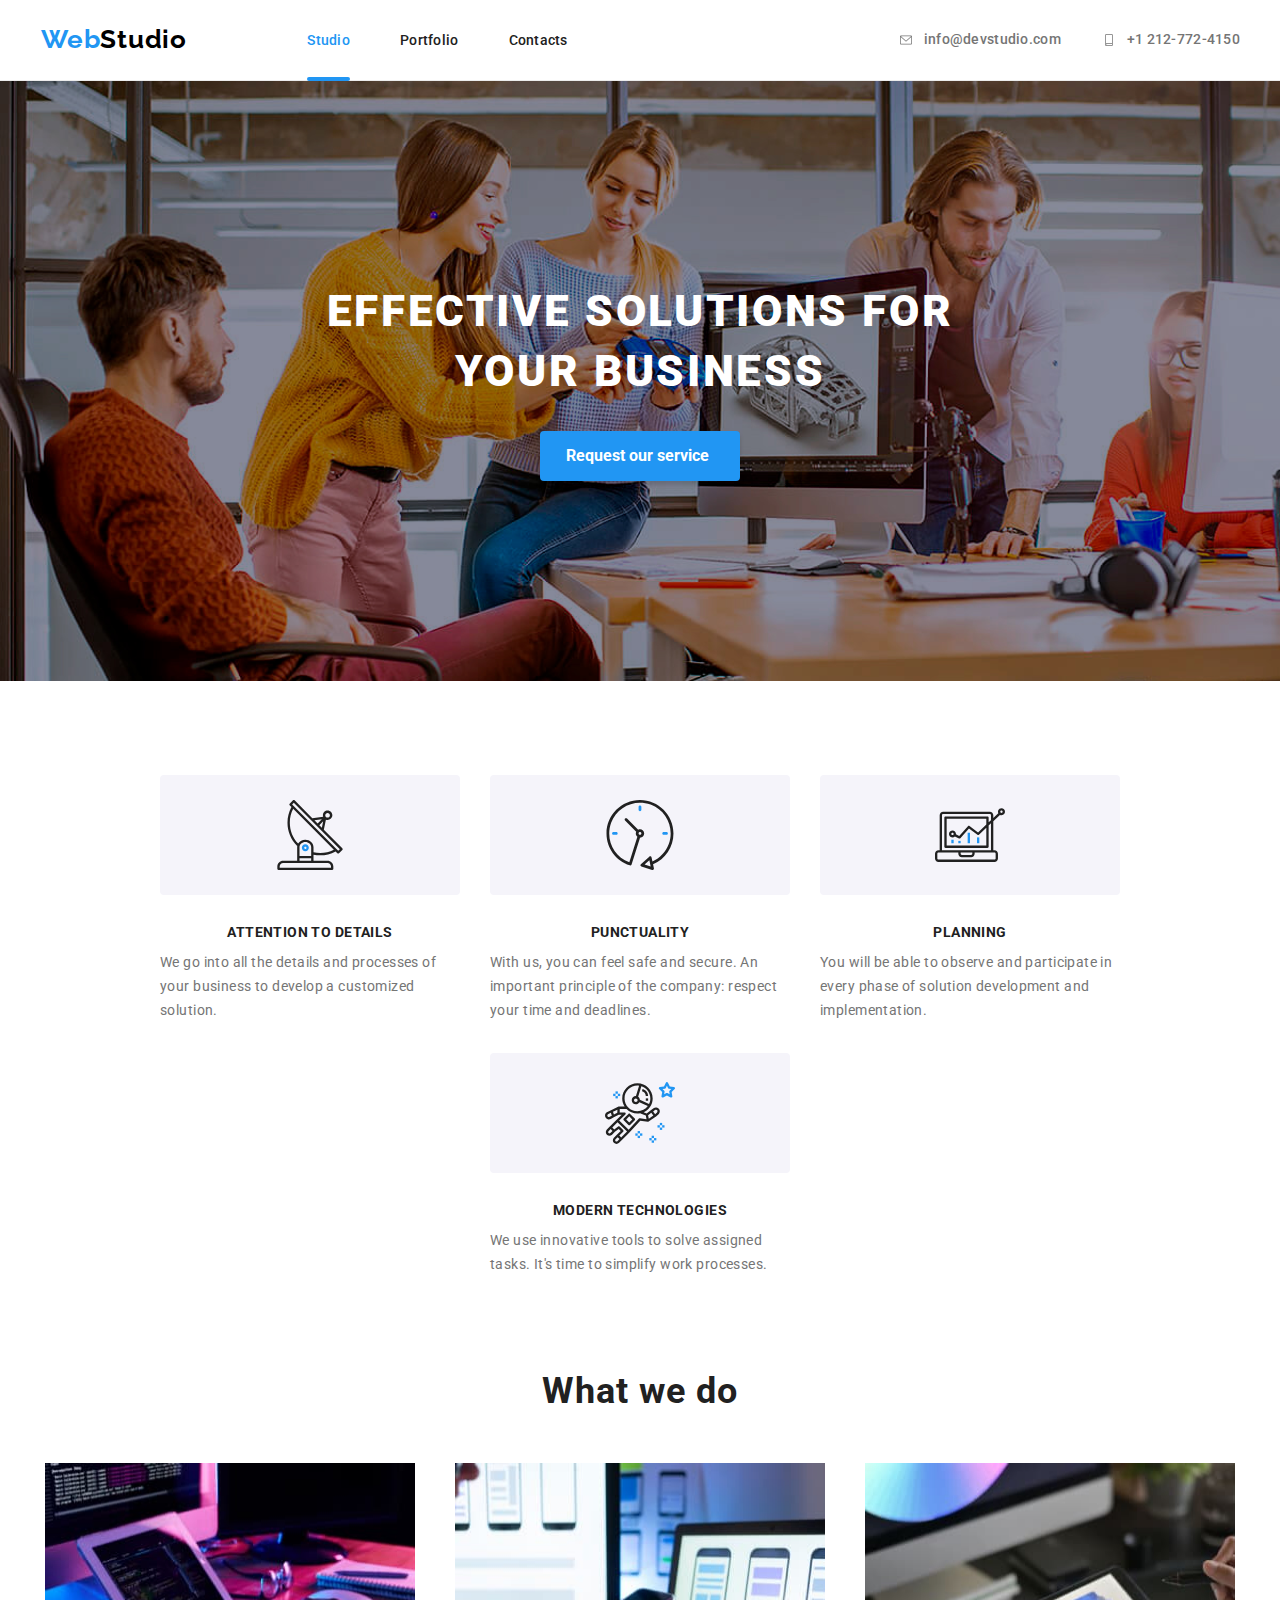
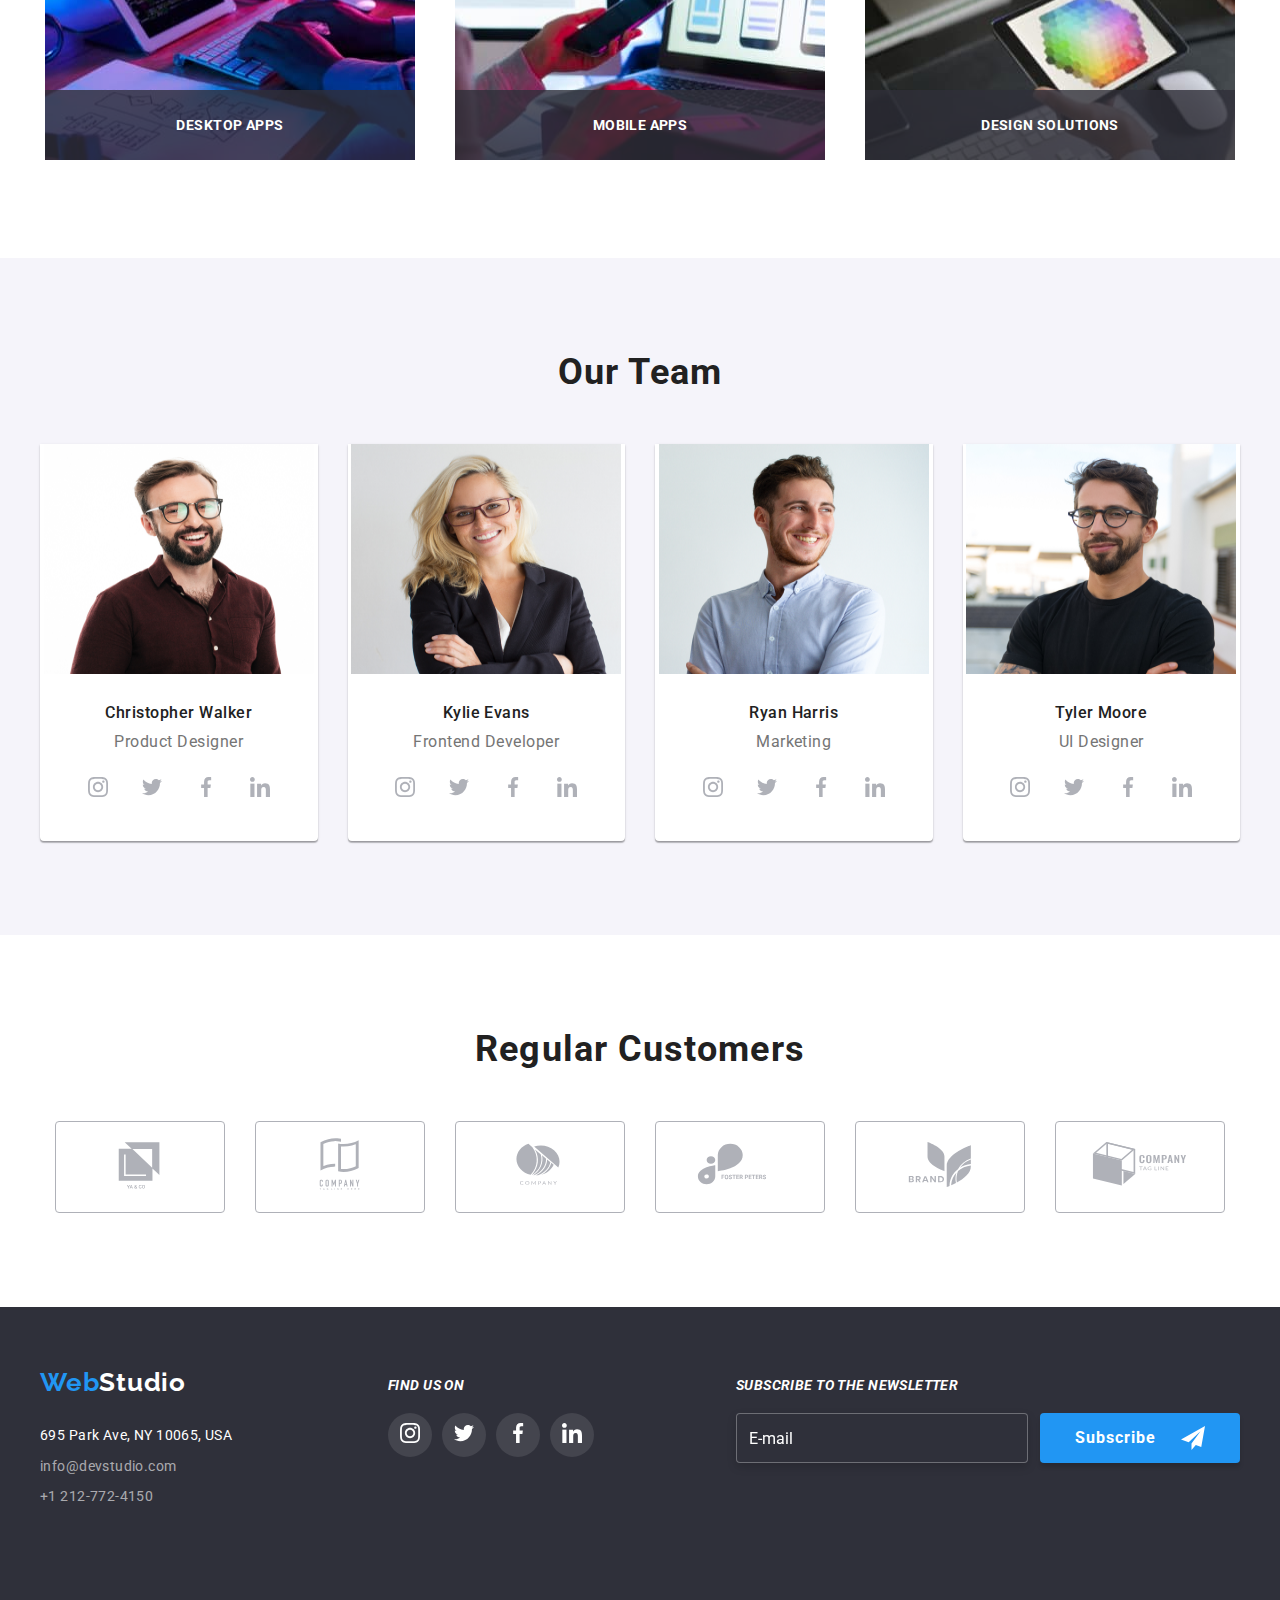
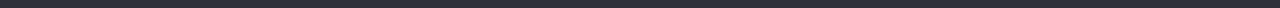
<file: index.html>
<!DOCTYPE html>
<html lang="en">
    <head>
        <meta charset="UTF-8" />
        <meta name="viewport" content="width=device-width, initial-scale=1.0" />
        <link
            rel="stylesheet"
            href="https://cdnjs.cloudflare.com/ajax/libs/modern-normalize/1.0.0/modern-normalize.min.css"
        />
        <link rel="preconnect" href="https://fonts.googleapis.com" />
        <link rel="preconnect" href="https://fonts.gstatic.com" crossorigin />
        <link
            href="https://fonts.googleapis.com/css2?family=Raleway:wght@700&family=Roboto:wght@400;500;700;900&display=swap"
            rel="stylesheet"
        />
        <link rel="stylesheet" href="css/styles.css" />
        <link rel="stylesheet" href="css/main.min.css" />
        <title>Web Studio</title>
    </head>
    <body>
        <!-- MODAL -->
        <div class="modal is-hidden" data-modal>
            <div class="inner-div">
                <button class="modal__close-button" data-modal-close>
                    <svg width="11" height="11">
                        <use href="images/symbols.svg#icon-X"></use>
                    </svg>
                </button>
                <h2 class="modal__title">
                    Leave your information and we'll call you back
                </h2>
                <form name="contact-form" class="modal__contact-form">
                    <label class="modal__form-item">
                        Name
                        <input
                            class="modal__contact-input"
                            type="text"
                            name="name"
                        />
                        <svg class="modal__svg" width="12" height="12">
                            <use href="images/symbols.svg#icon-contact2"></use>
                        </svg>
                    </label>
                    <label class="modal__form-item">
                        Telephone
                        <input
                            class="modal__contact-input"
                            type="tel"
                            name="telephone"
                        />
                        <svg class="modal__svg" width="12" height="12">
                            <use href="images/symbols.svg#icon-phone2"></use>
                        </svg>
                    </label>
                    <label class="modal__form-item">
                        E-mail
                        <input
                            class="modal__contact-input"
                            type="email"
                            name="email"
                        />
                        <svg class="modal__svg" width="12" height="12">
                            <use href="images/symbols.svg#icon-mail2"></use>
                        </svg>
                    </label>
                    <label class="modal__form-item">
                        Comments
                        <textarea
                            class="modal__text-area"
                            name="comments"
                            rows="6"
                            placeholder="Enter the text"
                        >
                        </textarea>
                    </label>
                    <label class="modal__checkbox">
                        <input type="checkbox" />
                        <span class="modal__replace-checkbox">
                            <svg class="check" width="11" height="8">
                                <use href="images/symbols.svg#icon-check"></use>
                            </svg>
                        </span>
                        <p>
                            I agree with the letter and accept the
                            <a href="#">Terms and Conditions</a>
                        </p>
                    </label>
                    <label class="modal__button">
                        <button class="modal__send-button" type="submit">
                            Send
                        </button>
                    </label>
                </form>
            </div>
        </div>
        <!-- HEADER SECTION -->
        <div class="header__container">
            <div class="container">
                <header class="header">
                    <a class="header__logo-1" href="#"
                        ><span class="header__logo-2">Web</span>Studio</a
                    >
                    <!-- NAVIGATION SECTION -->
                    <div class="nav-container">
                        <nav class="header__navigation menu">
                            <ul class="navigation-list unstyled-list">
                                <li class="navigation-list__item">
                                    <a
                                        class="navigation-list__link active"
                                        href="#"
                                        >Studio</a
                                    >
                                </li>
                                <li class="navigation-list__item">
                                    <a
                                        class="navigation-list__link"
                                        href="portfolio.html"
                                        >Portfolio</a
                                    >
                                </li>
                                <li class="navigation-list__item">
                                    <a
                                        class="navigation-list__link"
                                        href="contacts.html"
                                        >Contacts</a
                                    >
                                </li>
                            </ul>
                        </nav>
                        <button
                            class="menu-toggle js-open-menu"
                            aria-expanded="false"
                            aria-controls="mobile-menu"
                        >
                            <svg
                                width="24"
                                height="24"
                                fill="currentColor"
                                viewBox="0 0 20 20"
                                xmlns="http://www.w3.org/2000/svg"
                            >
                                <path
                                    fill-rule="evenodd"
                                    d="M3 5a1 1 0 011-1h12a1 1 0 110 2H4a1 1 0 01-1-1zM3 10a1 1 0 011-1h12a1 1 0 110 2H4a1 1 0 01-1-1zM3 15a1 1 0 011-1h12a1 1 0 110 2H4a1 1 0 01-1-1z"
                                    clip-rule="evenodd"
                                ></path>
                            </svg>
                        </button>
                        <!-- CONTACTS SECTION -->
                        <ul class="right-navigation unstyled-list menu-2">
                            <li>
                                <a
                                    class="right-navigation__item mail--header"
                                    href="mailto:info@devstudio.com"
                                >
                                    <svg width="16" height="12">
                                        <use
                                            href="images/symbols.svg#icon-envelope"
                                        ></use>
                                    </svg>
                                    info@devstudio.com</a
                                >
                            </li>
                            <li>
                                <a
                                    class="right-navigation__item phone--header"
                                    href="tel:+12127724150"
                                >
                                    <svg width="16" height="12">
                                        <use
                                            href="images/symbols.svg#icon-smartphone"
                                        ></use>
                                    </svg>
                                    +1 212-772-4150</a
                                >
                            </li>
                        </ul>
                    </div>
                </header>
            </div>
        </div>
        <main>
            <!-- REQUEST SECTION -->
            <section class="request-section">
                <h1 class="request-section__title">
                    EFFECTIVE SOLUTIONS FOR <br />
                    YOUR BUSINESS
                </h1>
                <button
                    data-modal-open
                    class="request-section__button"
                    type="button"
                >
                    Request our service
                </button>
            </section>
            <!-- STRENGHTS SECTION -->
            <div class="container">
                <section class="strenghts-section">
                    <ul class="strenghts-section__list unstyled-list">
                        <li class="strenghts__item">
                            <div class="strenghts__svg">
                                <svg height="70">
                                    <use
                                        href="images/symbols.svg#icon-antenna-1"
                                    ></use>
                                </svg>
                            </div>
                            <h2 class="strenghts__title">
                                ATTENTION TO DETAILS
                            </h2>
                            <p class="strenghts__text">
                                We go into all the details and processes of your
                                business to develop a customized solution.
                            </p>
                        </li>
                        <li class="strenghts__item">
                            <div class="strenghts__svg">
                                <svg height="70">
                                    <use
                                        href="images/symbols.svg#icon-clock-1"
                                    ></use>
                                </svg>
                            </div>
                            <h2 class="strenghts__title">PUNCTUALITY</h2>
                            <p class="strenghts__text">
                                With us, you can feel safe and secure. An
                                important principle of the company: respect your
                                time and deadlines.
                            </p>
                        </li>
                        <li class="strenghts__item">
                            <div class="strenghts__svg">
                                <svg height="70">
                                    <use
                                        href="images/symbols.svg#icon-diagram-1"
                                    ></use>
                                </svg>
                            </div>
                            <h2 class="strenghts__title">PLANNING</h2>
                            <p class="strenghts__text">
                                You will be able to observe and participate in
                                every phase of solution development and
                                implementation.
                            </p>
                        </li>
                        <li class="strenghts__item">
                            <div class="strenghts__svg">
                                <svg height="70">
                                    <use
                                        href="images/symbols.svg#icon-astronaut-1"
                                    ></use>
                                </svg>
                            </div>
                            <h2 class="strenghts__title">
                                MODERN TECHNOLOGIES
                            </h2>
                            <p class="strenghts__text">
                                We use innovative tools to solve assigned tasks.
                                It's time to simplify work processes.
                            </p>
                        </li>
                    </ul>
                </section>
                <!-- WHAT WE DO SECTION -->
                <section class="what-we-do">
                    <h2 class="what-we-do__title">What we do</h2>
                    <ul class="what-we-do__list unstyled-list">
                        <li>
                            <div class="what-we-do__container">
                                <div class="what-we-do__comment">
                                    <p>DESKTOP APPS</p>
                                </div>
                                <img
                                    width="370"
                                    height="297"
                                    src="images/img1.jpg"
                                    alt="Writing code on a PC"
                                />
                            </div>
                        </li>
                        <li>
                            <div class="what-we-do__container">
                                <div class="what-we-do__comment">
                                    <p>MOBILE APPS</p>
                                </div>
                                <img
                                    width="370"
                                    height="297"
                                    src="images/img2.jpg"
                                    alt="Coding on a
                                Laptop"
                                />
                            </div>
                        </li>
                        <li>
                            <div class="what-we-do__container">
                                <div class="what-we-do__comment">
                                    <p>DESIGN SOLUTIONS</p>
                                </div>
                                <img
                                    width="370"
                                    height="297"
                                    src="images/img3.jpg"
                                    alt="Styling on a
                                Tablet"
                                />
                            </div>
                        </li>
                    </ul>
                </section>
            </div>
            <!-- TEAM SECTION -->
            <section class="team-section">
                <h2 class="team-section__title">Our Team</h2>
                <div class="container">
                    <ul class="team-section__list unstyled-list">
                        <li class="team-section__card">
                            <picture class="team-section__picture">
                                <source
                                    media="screen and (max-width: 767px)"
                                    srcset="
                                        images/11-M-480.png 1x,
                                        images/11-M-@2x.png 2x
                                    "
                                />
                                <source
                                    media="screen and (max-width: 1199px)"
                                    srcset="
                                        images/11-T-768.png 1x,
                                        images/11-T-@2x.png 2x
                                    "
                                />

                                <source
                                    media="screen and (min-width: 1200px)"
                                    srcset="
                                        images/11-D-1600.png 1x,
                                        images/11-D-@2x.png  2x
                                    "
                                />
                                <img
                                    class="team-section__img"
                                    width="270"
                                    height="260"
                                    src="images/11-M-480.png"
                                    alt="Christopher Walker"
                                />
                            </picture>
                            <h3 class="team-section__name">
                                Christopher Walker
                            </h3>
                            <p class="team-section__role">Product Designer</p>
                            <div class="team-section__social-icon-container">
                                <ul class="unstyled-list">
                                    <li class="team__social-icon">
                                        <a href="#">
                                            <svg
                                                class="team__icon-item"
                                                width="20"
                                                height="20"
                                            >
                                                <use
                                                    href="images/symbols.svg#icon-instagram-2"
                                                ></use>
                                            </svg>
                                        </a>
                                    </li>
                                    <li class="team__social-icon">
                                        <a href="#">
                                            <svg
                                                class="team__icon-item"
                                                width="20"
                                                height="20"
                                            >
                                                <use
                                                    href="images/symbols.svg#icon-twitter-1"
                                                ></use>
                                            </svg>
                                        </a>
                                    </li>
                                    <li class="team__social-icon">
                                        <a href="#">
                                            <svg
                                                class="team__icon-item"
                                                width="20"
                                                height="20"
                                            >
                                                <use
                                                    href="images/symbols.svg#icon-facebook-1"
                                                ></use>
                                            </svg>
                                        </a>
                                    </li>
                                    <li class="team__social-icon">
                                        <a href="#">
                                            <svg
                                                class="team__icon-item"
                                                width="20"
                                                height="20"
                                            >
                                                <use
                                                    href="images/symbols.svg#icon-linkedin-1"
                                                ></use>
                                            </svg>
                                        </a>
                                    </li>
                                </ul>
                            </div>
                        </li>
                        <li class="team-section__card">
                            <picture class="team-section__picture">
                                <source
                                    media="screen and (max-width: 767px)"
                                    srcset="
                                        images/12-M-480.png 1x,
                                        images/12-M-@2x.png 2x
                                    "
                                />
                                <source
                                    media="screen and (max-width: 1199px)"
                                    srcset="
                                        images/12-T-768.png 1x,
                                        images/12-T-@2x.png 2x
                                    "
                                />
                                <source
                                    media="screen and (min-width: 1200px)"
                                    srcset="
                                        images/12-D-1600.png 1x,
                                        images/12-D-@2x.png  2x
                                    "
                                />
                                <img
                                    class="team-section__img"
                                    width="270"
                                    height="260"
                                    src="images/12-M-480.png"
                                    alt="Kylie Evans"
                                />
                            </picture>
                            <h3 class="team-section__name">Kylie Evans</h3>
                            <p class="team-section__role">Frontend Developer</p>
                            <div class="team-section__social-icon-container">
                                <ul class="unstyled-list">
                                    <li class="team__social-icon">
                                        <a href="#">
                                            <svg
                                                class="team__icon-item"
                                                width="20"
                                                height="20"
                                            >
                                                <use
                                                    href="images/symbols.svg#icon-instagram-2"
                                                ></use>
                                            </svg>
                                        </a>
                                    </li>
                                    <li class="team__social-icon">
                                        <a href="#">
                                            <svg
                                                class="team__icon-item"
                                                width="20"
                                                height="20"
                                            >
                                                <use
                                                    href="images/symbols.svg#icon-twitter-1"
                                                ></use>
                                            </svg>
                                        </a>
                                    </li>
                                    <li class="team__social-icon">
                                        <a href="#">
                                            <svg
                                                class="team__icon-item"
                                                width="20"
                                                height="20"
                                            >
                                                <use
                                                    href="images/symbols.svg#icon-facebook-1"
                                                ></use>
                                            </svg>
                                        </a>
                                    </li>
                                    <li class="team__social-icon">
                                        <a href="#">
                                            <svg
                                                class="team__icon-item"
                                                width="20"
                                                height="20"
                                            >
                                                <use
                                                    href="images/symbols.svg#icon-linkedin-1"
                                                ></use>
                                            </svg>
                                        </a>
                                    </li>
                                </ul>
                            </div>
                        </li>
                        <li class="team-section__card">
                            <picture class="team-section__picture">
                                <source
                                    media="screen and (max-width: 767px)"
                                    srcset="
                                        images/13-M-480.png 1x,
                                        images/13-M-@2x.png 2x
                                    "
                                />
                                <source
                                    media="screen and (max-width: 1199px)"
                                    srcset="
                                        images/13-T-768.png 1x,
                                        images/13-T-@2x.png 2x
                                    "
                                />

                                <source
                                    media="screen and (min-width: 1200px)"
                                    srcset="
                                        images/13-D-1600.png 1x,
                                        images/13-D-@2x.png  2x
                                    "
                                />
                                <img
                                    class="team-section__img"
                                    width="270"
                                    height="260"
                                    src="images/13-M-480.png"
                                    alt="Ryan Harris"
                                />
                            </picture>
                            <h3 class="team-section__name">Ryan Harris</h3>
                            <p class="team-section__role">Marketing</p>
                            <div class="team-section__social-icon-container">
                                <ul class="unstyled-list">
                                    <li class="team__social-icon">
                                        <a href="#">
                                            <svg
                                                class="team__icon-item"
                                                width="20"
                                                height="20"
                                            >
                                                <use
                                                    href="images/symbols.svg#icon-instagram-2"
                                                ></use>
                                            </svg>
                                        </a>
                                    </li>
                                    <li class="team__social-icon">
                                        <a href="#">
                                            <svg
                                                class="team__icon-item"
                                                width="20"
                                                height="20"
                                            >
                                                <use
                                                    href="images/symbols.svg#icon-twitter-1"
                                                ></use>
                                            </svg>
                                        </a>
                                    </li>
                                    <li class="team__social-icon">
                                        <a href="#">
                                            <svg
                                                class="team__icon-item"
                                                width="20"
                                                height="20"
                                            >
                                                <use
                                                    href="images/symbols.svg#icon-facebook-1"
                                                ></use>
                                            </svg>
                                        </a>
                                    </li>
                                    <li class="team__social-icon">
                                        <a href="#">
                                            <svg
                                                class="team__icon-item"
                                                width="20"
                                                height="20"
                                            >
                                                <use
                                                    href="images/symbols.svg#icon-linkedin-1"
                                                ></use>
                                            </svg>
                                        </a>
                                    </li>
                                </ul>
                            </div>
                        </li>
                        <li class="team-section__card">
                            <picture class="team-section__picture">
                                <source
                                    media="screen and (max-width: 767px)"
                                    srcset="
                                        images/14-M-480.png 1x,
                                        images/14-M-@2x.png 2x
                                    "
                                />
                                <source
                                    media="screen and (max-width: 1199px)"
                                    srcset="
                                        images/14-T-768.png 1x,
                                        images/14-T-@2x.png 2x
                                    "
                                />

                                <source
                                    media="screen and (min-width: 1200px)"
                                    srcset="
                                        images/14-D-1600.png 1x,
                                        images/14-D-@2x.png  2x
                                    "
                                />
                                <img
                                    class="team-section__img"
                                    width="270"
                                    height="260"
                                    src="images/14-M-480.png"
                                    alt="Tyler Moore"
                                />
                            </picture>

                            <h3 class="team-section__name">Tyler Moore</h3>
                            <p class="team-section__role">UI Designer</p>
                            <div class="team-section__social-icon-container">
                                <ul class="unstyled-list">
                                    <li class="team__social-icon">
                                        <a href="#">
                                            <svg
                                                class="team__icon-item"
                                                width="20"
                                                height="20"
                                            >
                                                <use
                                                    href="images/symbols.svg#icon-instagram-2"
                                                ></use>
                                            </svg>
                                        </a>
                                    </li>
                                    <li class="team__social-icon">
                                        <a href="#">
                                            <svg
                                                class="team__icon-item"
                                                width="20"
                                                height="20"
                                            >
                                                <use
                                                    href="images/symbols.svg#icon-twitter-1"
                                                ></use>
                                            </svg>
                                        </a>
                                    </li>
                                    <li class="team__social-icon">
                                        <a href="#">
                                            <svg
                                                class="team__icon-item"
                                                width="20"
                                                height="20"
                                            >
                                                <use
                                                    href="images/symbols.svg#icon-facebook-1"
                                                ></use>
                                            </svg>
                                        </a>
                                    </li>
                                    <li class="team__social-icon">
                                        <a href="#">
                                            <svg
                                                class="team__icon-item"
                                                width="20"
                                                height="20"
                                            >
                                                <use
                                                    href="images/symbols.svg#icon-linkedin-1"
                                                ></use>
                                            </svg>
                                        </a>
                                    </li>
                                </ul>
                            </div>
                        </li>
                    </ul>
                </div>
            </section>
            <!-- CUSTOMER SECTION -->
            <div class="container">
                <section class="customer-section">
                    <h2 class="customer-section__title">Regular Customers</h2>
                    <ul class="customer-section__list unstyled-list">
                        <li class="customer-section__items">
                            <a href="#">
                                <svg width="106" height="60">
                                    <use
                                        class="customer-section__icon"
                                        href="images/symbols.svg#icon-customer-1"
                                    ></use>
                                </svg>
                            </a>
                        </li>
                        <li class="customer-section__items">
                            <a href="#">
                                <svg width="106" height="60">
                                    <use
                                        class="customer-section__icon"
                                        href="images/symbols.svg#icon-customer-2"
                                    ></use>
                                </svg>
                            </a>
                        </li>
                        <li class="customer-section__items">
                            <a href="#">
                                <svg class="" width="106" height="60">
                                    <use
                                        class="customer-section__icon"
                                        href="images/symbols.svg#icon-customer-3"
                                    ></use>
                                </svg>
                            </a>
                        </li>
                        <li class="customer-section__items">
                            <a href="#">
                                <svg class="" width="106" height="60">
                                    <use
                                        class="customer-section__icon"
                                        href="images/symbols.svg#icon-customer-4"
                                    ></use>
                                </svg>
                            </a>
                        </li>
                        <li class="customer-section__items">
                            <a href="#">
                                <svg class="" width="106" height="60">
                                    <use
                                        class="customer-section__icon"
                                        href="images/symbols.svg#icon-customer-5"
                                    ></use>
                                </svg>
                            </a>
                        </li>
                        <li class="customer-section__items">
                            <a href="#">
                                <svg class="" width="106" height="60">
                                    <use
                                        class="customer-section__icon"
                                        href="images/symbols.svg#icon-customer-6"
                                    ></use>
                                </svg>
                            </a>
                        </li>
                    </ul>
                </section>
            </div>
        </main>
        <!-- MOBILE MENU -->
        <div class="container">
            <div class="menu-container js-menu-container" id="mobile-menu">
                <button class="menu-toggle js-close-menu">
                    <svg
                        viewBox="0 0 20 20"
                        xmlns="http://www.w3.org/2000/svg"
                        width="24"
                        height="24"
                    >
                        <path
                            fill-rule="evenodd"
                            d="M4.293 4.293a1 1 0 011.414 0L10 8.586l4.293-4.293a1 1 0 111.414 1.414L11.414 10l4.293 4.293a1 1 0 01-1.414 1.414L10 11.414l-4.293 4.293a1 1 0 01-1.414-1.414L8.586 10 4.293 5.707a1 1 0 010-1.414z"
                            clip-rule="evenodd"
                        ></path>
                    </svg>
                </button>

                <ul class="mobile-menu">
                    <li><a href="" class="link">Studio</a></li>
                    <li><a href="" class="link">Portfolio</a></li>
                    <li><a href="" class="link">Contacts</a></li>
                </ul>

                <ul class="mobile-menu__contact unstyled-list">
                    <li>
                        <a href="tel:+12127724150" class="mobile-menu__tel"
                            >+1 212-772-4150</a
                        >
                    </li>
                    <li>
                        <a
                            href="mailto:info@devstudio.com"
                            class="mobile-menu__email"
                            >info@devstudio.com</a
                        >
                    </li>
                </ul>
                <ul class="mobile-menu__social unstyled-list">
                    <li><a href=""></a>Instragram <span>|</span></li>
                    <li><a href=""></a>Twitter <span>|</span></li>
                    <li><a href=""></a>Facebook <span>|</span></li>
                    <li><a href=""></a>LinkedIn</li>
                </ul>
            </div>
        </div>
        <!-- FOOTER  -->
        <footer class="footer-section">
            <div class="container">
                <address class="footer__container">
                    <div class="footer-section__1 footer__elements">
                        <a
                            class="footer-section__logo-1 footer-section--styles"
                            href="#"
                            ><span class="header__logo-2">Web</span>Studio</a
                        >
                        <ul class="footer__list unstyled-list">
                            <li class="footer__list-item">
                                <a
                                    class="address footer-section--styles"
                                    href=""
                                    >695 Park Ave, NY 10065, USA</a
                                >
                            </li>
                            <li class="footer__list-item">
                                <a
                                    class="email-footer footer-section--styles"
                                    href="mailto:info@devstudio.com"
                                    >info@devstudio.com</a
                                >
                            </li>
                            <li class="footer__list-item footer-phone">
                                <a
                                    class="phone-nr-footer footer-section--styles"
                                    href="tel:+12127724150"
                                    >+1 212-772-4150</a
                                >
                            </li>
                        </ul>
                    </div>
                    <div class="footer-section__2 footer__elements">
                        <h3 class="footer-section__svg-title">FIND US ON</h3>
                        <ul class="footer__icon-container unstyled-list">
                            <li
                                class="footer__icon-list footer__icon-background"
                            >
                                <a href="#">
                                    <svg
                                        class="footer__svg"
                                        width="20"
                                        height="20"
                                    >
                                        <use
                                            href="images/symbols.svg#icon-instagram-2"
                                        ></use>
                                    </svg>
                                </a>
                            </li>
                            <li
                                class="footer__icon-list footer__icon-background"
                            >
                                <a href="#">
                                    <svg
                                        class="footer__svg"
                                        width="20"
                                        height="20"
                                    >
                                        <use
                                            href="images/symbols.svg#icon-twitter-1"
                                        ></use>
                                    </svg>
                                </a>
                            </li>
                            <li
                                class="footer__icon-list footer__icon-background"
                            >
                                <a href="#">
                                    <svg
                                        class="footer__svg"
                                        width="20"
                                        height="20"
                                    >
                                        <use
                                            href="images/symbols.svg#icon-facebook-1"
                                        ></use>
                                    </svg>
                                </a>
                            </li>
                            <li
                                class="footer__icon-list footer__icon-background"
                            >
                                <a href="#">
                                    <svg
                                        class="footer__svg"
                                        width="20"
                                        height="20"
                                    >
                                        <use
                                            href="images/symbols.svg#icon-linkedin-1"
                                        ></use>
                                    </svg>
                                </a>
                            </li>
                        </ul>
                    </div>
                    <div class="footer-section__3 footer__elements">
                        <h3 class="footer-section__news">
                            SUBSCRIBE TO THE NEWSLETTER
                        </h3>
                        <ul class="footer__news-container unstyled-list">
                            <li class="x">
                                <input
                                    type="email"
                                    name="email"
                                    placeholder="E-mail"
                                    class="footer__e-mail-input"
                                />
                            </li>
                            <li class="x2">
                                <button
                                    class="footer__subscribe-button"
                                    type="button"
                                >
                                    <span>Subscribe</span>
                                    <svg
                                        class="footer__send-icon"
                                        width="24"
                                        height="24"
                                    >
                                        <use
                                            href="images/symbols.svg#icon-send"
                                        ></use>
                                    </svg>
                                </button>
                            </li>
                        </ul>
                    </div>
                </address>
            </div>
        </footer>
        <script src="./js/modal.js"></script>
        <script src="./js/mobile-menu.js"></script>
    </body>
</html>
</file>
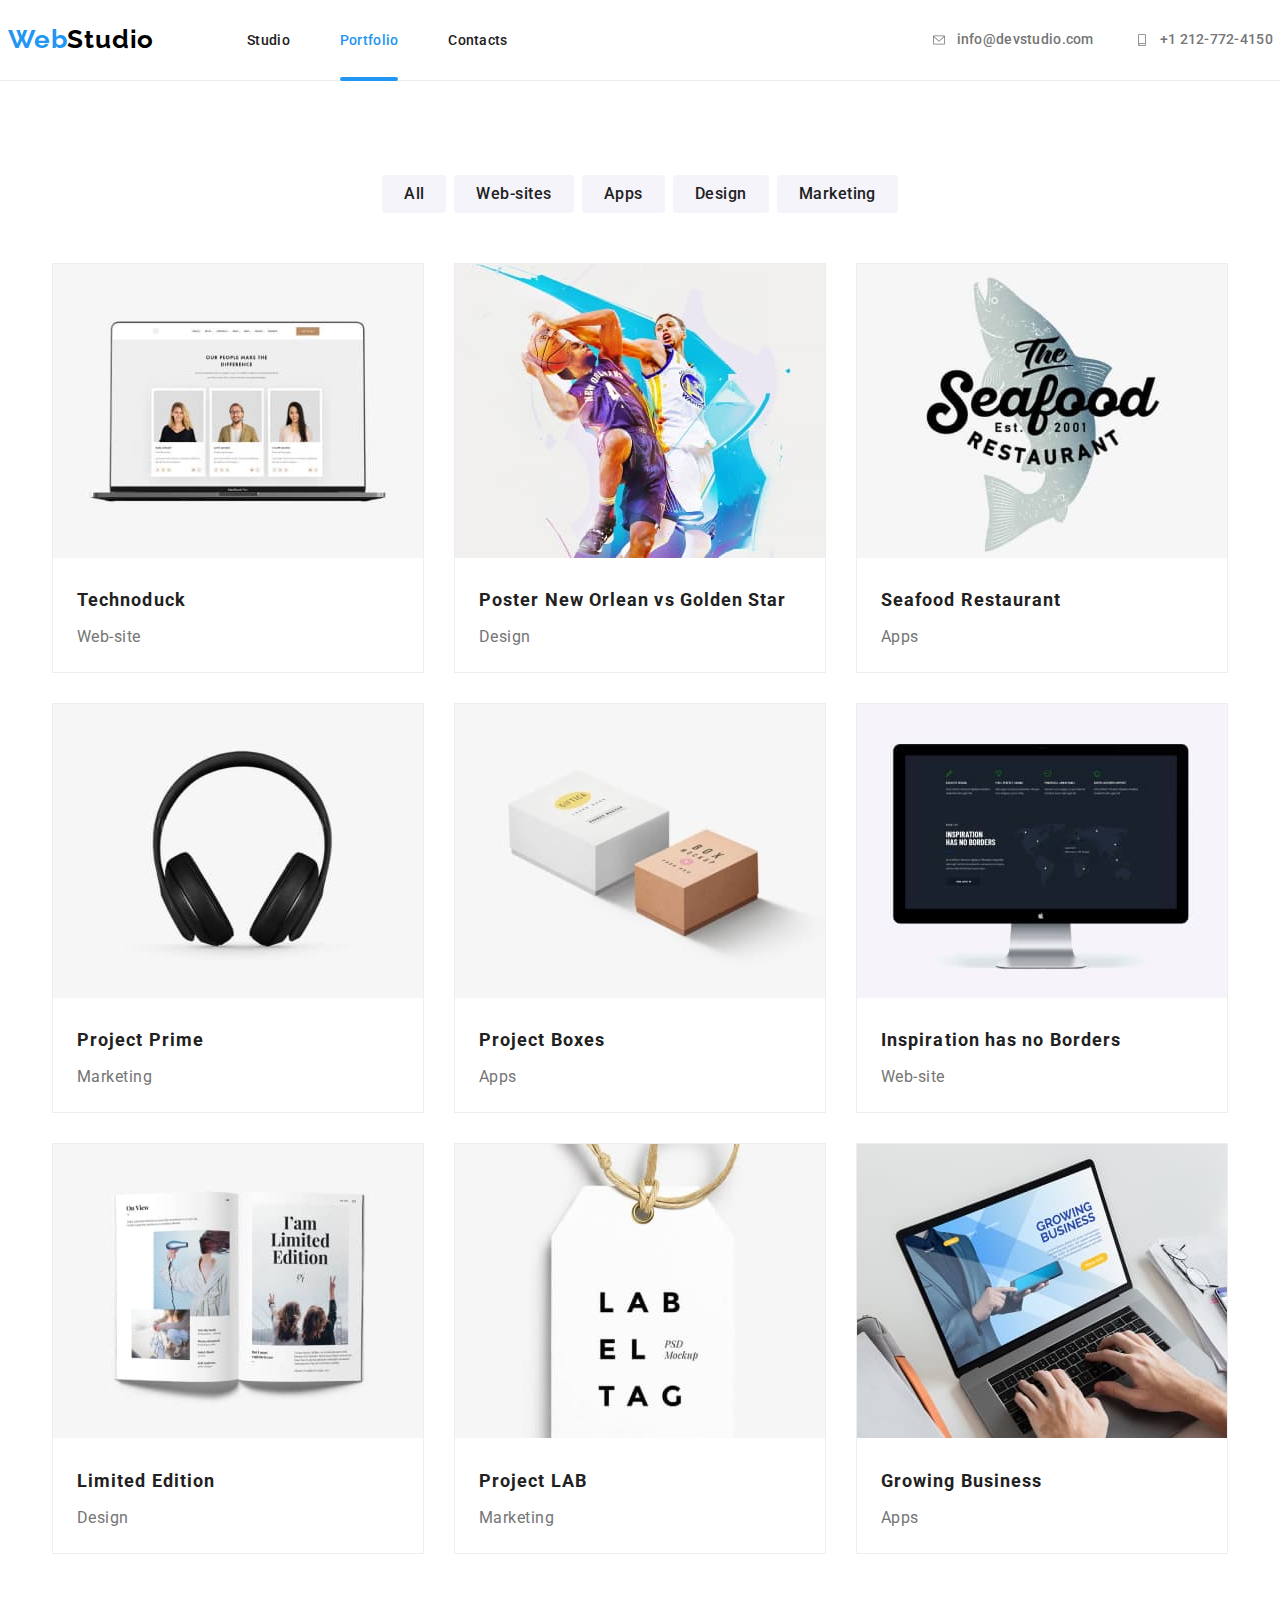
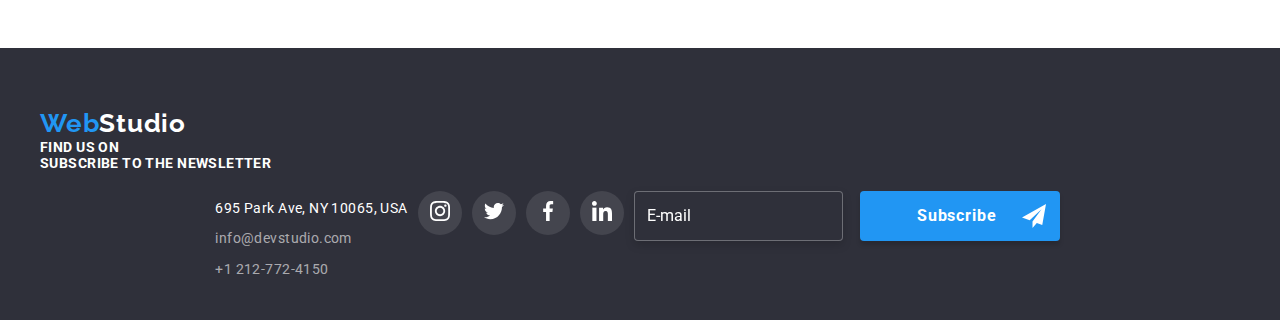
<file: portfolio.html>
<!DOCTYPE html>
<html lang="en">
    <head>
        <meta charset="UTF-8" />
        <meta name="viewport" content="width=device-width, initial-scale=1.0" />
        <link
            rel="stylesheet"
            href="https://cdnjs.cloudflare.com/ajax/libs/modern-normalize/1.0.0/modern-normalize.min.css"
        />
        <link rel="preconnect" href="https://fonts.googleapis.com" />
        <link rel="preconnect" href="https://fonts.gstatic.com" crossorigin />
        <link
            href="https://fonts.googleapis.com/css2?family=Raleway:wght@700&family=Roboto:wght@400;500;700;900&display=swap"
            rel="stylesheet"
        />
        <link rel="stylesheet" href="css/styles.css" />
        <link rel="stylesheet" href="css/main.min.css" />
        <title>Web Studio</title>
    </head>
    <body>
        <!-- HEADER SECTION -->
        <div class="header__container">
            <header class="header">
                <a class="header__logo-1" href="#"
                    ><span class="header__logo-2">Web</span>Studio</a
                >
                <!-- NAVIGATION SECTION -->
                <nav class="header__navigation">
                    <ul class="navigation-list unstyled-list">
                        <li class="navigation-list__item">
                            <a class="navigation-list__link" href="index.html"
                                >Studio</a
                            >
                        </li>
                        <li class="navigation-list__item">
                            <a class="navigation-list__link active" href="#"
                                >Portfolio</a
                            >
                        </li>
                        <li class="navigation-list__item">
                            <a
                                class="navigation-list__link"
                                href="contacts.html"
                                >Contacts</a
                            >
                        </li>
                    </ul>
                </nav>
                <!-- CONTACTS SECTION -->
                <ul class="right-navigation unstyled-list">
                    <li class="mail--header">
                        <a
                            class="right-navigation__item"
                            href="mailto:info@devstudio.com"
                        >
                            <svg class="icon-hover" width="16" height="12">
                                <use
                                    href="images/symbols.svg#icon-envelope"
                                ></use>
                            </svg>
                            info@devstudio.com</a
                        >
                    </li>
                    <li>
                        <a
                            class="phone--header right-navigation__item"
                            href="tel:+12127724150"
                        >
                            <svg class="icon-hover" width="16" height="12">
                                <use
                                    href="images/symbols.svg#icon-smartphone"
                                ></use>
                            </svg>
                            +1 212-772-4150</a
                        >
                    </li>
                </ul>
            </header>
        </div>
        <!-- MAIN -->
        <div class="container">
            <main>
                <!-- FILTER SECTION -->
                <section>
                    <ul class="filter unstyled-list">
                        <li>
                            <button class="filter__p-button" type="button">
                                All
                            </button>
                        </li>
                        <li>
                            <button class="filter__p-button" type="button">
                                Web-sites
                            </button>
                        </li>
                        <li>
                            <button class="filter__p-button" type="button">
                                Apps
                            </button>
                        </li>
                        <li>
                            <button class="filter__p-button" type="button">
                                Design
                            </button>
                        </li>
                        <li>
                            <button class="filter__p-button" type="button">
                                Marketing
                            </button>
                        </li>
                    </ul>
                </section>
                <!-- PORTFOLIO ELEMENTS SECTION -->
                <section class="p-container">
                    <ul class="card-set unstyled-list">
                        <li class="card-set__item">
                            <div class="card-container">
                                <div class="card-set__top">
                                    <div class="overlay">
                                        <p class="overlay__text">
                                            Technoduck is a state-of-the-art
                                            coronavirus distribution platform.
                                            Companies use this platform for
                                            digital espionage and attacks on
                                            competitors' secure servers.
                                        </p>
                                    </div>
                                    <img
                                        width="370"
                                        height="294"
                                        src="./images/p1.jpg"
                                        alt="Laptop"
                                    />
                                </div>
                                <div>
                                    <h3 class="card-set__name">Technoduck</h3>
                                    <p class="card-set__type">Web-site</p>
                                </div>
                            </div>
                        </li>
                        <li class="card-set__item">
                            <div class="card-container">
                                <div class="card-set__top">
                                    <div class="overlay">
                                        <p></p>
                                    </div>
                                    <img
                                        width="370"
                                        height="294"
                                        src="./images/p2.jpg"
                                        alt="Dunking"
                                    />
                                </div>
                                <h3 class="card-set__name">
                                    Poster New Orlean vs Golden Star
                                </h3>
                                <p class="card-set__type">Design</p>
                            </div>
                        </li>
                        <li class="card-set__item">
                            <div class="card-container">
                                <div class="card-set__top">
                                    <div class="overlay">
                                        <p></p>
                                    </div>
                                    <img
                                        width="370"
                                        height="294"
                                        src="./images/p3.jpg"
                                        alt="The Seafood Restaurant"
                                    />
                                </div>
                                <h3 class="card-set__name">
                                    Seafood Restaurant
                                </h3>
                                <p class="card-set__type">Apps</p>
                            </div>
                        </li>
                        <li class="card-set__item">
                            <div class="card-container">
                                <div class="card-set__top">
                                    <div class="overlay">
                                        <p></p>
                                    </div>
                                    <img
                                        width="370"
                                        height="294"
                                        src="./images/p4.jpg"
                                        alt="Headset"
                                    />
                                </div>
                                <h3 class="card-set__name">Project Prime</h3>
                                <p class="card-set__type">Marketing</p>
                            </div>
                        </li>
                        <li class="card-set__item">
                            <div class="card-container">
                                <div class="card-set__top">
                                    <div class="overlay">
                                        <p></p>
                                    </div>
                                    <img
                                        width="370"
                                        height="294"
                                        src="./images/p5.jpg"
                                        alt="Two Boxes"
                                    />
                                </div>
                                <h3 class="card-set__name">Project Boxes</h3>
                                <p class="card-set__type">Apps</p>
                            </div>
                        </li>

                        <li class="card-set__item">
                            <div class="card-container">
                                <div class="card-set__top">
                                    <div class="overlay">
                                        <p></p>
                                    </div>
                                    <img
                                        width="370"
                                        height="294"
                                        src="./images/p6.jpg"
                                        alt="Apple Monitor"
                                    />
                                </div>
                                <h3 class="card-set__name">
                                    Inspiration has no Borders
                                </h3>
                                <p class="card-set__type">Web-site</p>
                            </div>
                        </li>

                        <li class="card-set__item">
                            <div class="card-container">
                                <div class="card-set__top">
                                    <div class="overlay">
                                        <p></p>
                                    </div>
                                    <img
                                        width="370"
                                        height="294"
                                        src="./images/p7.jpg"
                                        alt="Open book"
                                    />
                                </div>
                                <h3 class="card-set__name">Limited Edition</h3>
                                <p class="card-set__type">Design</p>
                            </div>
                        </li>
                        <li class="card-set__item">
                            <div class="card-container">
                                <div class="card-set__top">
                                    <div class="overlay">
                                        <p></p>
                                    </div>
                                    <img
                                        width="370"
                                        height="294"
                                        src="./images/p8.jpg"
                                        alt="Label Tag"
                                    />
                                </div>
                                <h3 class="card-set__name">Project LAB</h3>
                                <p class="card-set__type">Marketing</p>
                            </div>
                        </li>
                        <li class="card-set__item">
                            <div class="card-container">
                                <div class="card-set__top">
                                    <div class="overlay">
                                        <p></p>
                                    </div>
                                    <img
                                        width="370"
                                        height="294"
                                        src="./images/p9.jpg"
                                        alt="Working on Laptop"
                                    />
                                </div>
                                <h3 class="card-set__name">Growing Business</h3>
                                <p class="card-set__type">Apps</p>
                            </div>
                        </li>
                    </ul>
                </section>
            </main>
        </div>
        <!-- FOOTER  -->
        <footer class="footer-section">
            <div class="container">
                <div class="footer-section__titles">
                    <a
                        class="footer-section__logo-1 footer-section--styles"
                        href="#"
                        ><span class="header__logo-2">Web</span>Studio</a
                    >
                    <h3 class="footer-section__svg-title">FIND US ON</h3>
                    <h3 class="footer-section__news">
                        SUBSCRIBE TO THE NEWSLETTER
                    </h3>
                </div>
                <address class="footer__container">
                    <ul class="footer__list unstyled-list">
                        <li class="footer__list-item">
                            <a class="address footer-section--styles" href=""
                                >695 Park Ave, NY 10065, USA</a
                            >
                        </li>
                        <li class="footer__list-item">
                            <a
                                class="email-footer footer-section--styles"
                                href="mailto:info@devstudio.com"
                                >info@devstudio.com</a
                            >
                        </li>
                        <li class="footer__list-item footer-phone">
                            <a
                                class="phone-nr-footer footer-section--styles"
                                href="tel:+12127724150"
                                >+1 212-772-4150</a
                            >
                        </li>
                    </ul>
                    <div>
                        <ul class="footer__icon-container unstyled-list">
                            <li
                                class="footer__icon-list footer__icon-background"
                            >
                                <a href="#">
                                    <svg
                                        class="footer__svg"
                                        width="20"
                                        height="20"
                                    >
                                        <use
                                            href="images/symbols.svg#icon-instagram-2"
                                        ></use>
                                    </svg>
                                </a>
                            </li>
                            <li
                                class="footer__icon-list footer__icon-background"
                            >
                                <a href="#">
                                    <svg
                                        class="footer__svg"
                                        width="20"
                                        height="20"
                                    >
                                        <use
                                            href="images/symbols.svg#icon-twitter-1"
                                        ></use>
                                    </svg>
                                </a>
                            </li>
                            <li
                                class="footer__icon-list footer__icon-background"
                            >
                                <a href="#">
                                    <svg
                                        class="footer__svg"
                                        width="20"
                                        height="20"
                                    >
                                        <use
                                            href="images/symbols.svg#icon-facebook-1"
                                        ></use>
                                    </svg>
                                </a>
                            </li>
                            <li
                                class="footer__icon-list footer__icon-background"
                            >
                                <a href="#">
                                    <svg
                                        class="footer__svg"
                                        width="20"
                                        height="20"
                                    >
                                        <use
                                            href="images/symbols.svg#icon-linkedin-1"
                                        ></use>
                                    </svg>
                                </a>
                            </li>
                        </ul>
                    </div>
                    <div>
                        <ul class="footer__news-container unstyled-list">
                            <li>
                                <input
                                    type="email"
                                    name="email"
                                    placeholder="E-mail"
                                    class="footer__e-mail-input"
                                />
                            </li>
                            <li>
                                <button
                                    class="footer__subscribe-button"
                                    type="submit"
                                >
                                    <h3>Subscribe</h3>
                                    <svg
                                        class="footer__send-icon"
                                        width="24"
                                        height="24"
                                    >
                                        <use
                                            href="images/symbols.svg#icon-send"
                                        ></use>
                                    </svg>
                                </button>
                            </li>
                        </ul>
                    </div>
                </address>
            </div>
            <script src="./js/mobile-menu.js"></script>
        </footer>
    </body>
</html>
</file>
<file: css/styles.css>
/* VARIABLES */

:root {
    --brand-color: #2196f3;
    --brand-color-dark: #212121;
    --brand-color-light: #757575;
    --brand-color-background: #2f303a;
    --transition-duration: 250ms;
    --timing-function: cubic-bezier(0.4, 0, 0.2, 1);
}

/* GLOBALS */

* {
    margin-block-start: 0px;
    margin-block-end: 0px;
    margin-inline-start: 0px;
    margin-inline-end: 0px;
    padding-inline-start: 0px;
}

body {
    font-family: "Roboto";
    font-style: normal;
    font-weight: 400;
    color: var(--brand-color-dark);
}

.unstyled-list {
    list-style: none;
}

/* HEADER STYLES */

.header__container {
    display: flex;
    justify-content: center;
    border-bottom: 1px solid #ececec;
}

.header {
    display: flex;
    background-color: white;
}

.navigation-list,
.header__navigation {
    display: flex;
    align-items: center;
}

.right-navigation {
    display: flex;
    align-items: center;
    margin-left: 330px;
    gap: 40px;
}

.header__logo-1 {
    text-decoration: none;
    font-family: "Raleway";
    font-weight: 700;
    font-size: 26px;
    line-height: 1.2;
    letter-spacing: 0.03em;
    color: black;
    display: flex;
    align-items: center;
    margin: 24px 93px 25px auto;
}

.header__logo-2 {
    text-decoration: none;
    font-family: "Raleway";
    font-weight: 700;
    font-size: 26px;
    line-height: 1.2;
    letter-spacing: 0.03em;
    color: var(--brand-color);
}

.phone--header {
    display: flex;
    width: max-content;
}

.navigation-list {
    gap: 50px;
}

.navigation-list__link {
    text-decoration: none;
    font-weight: 500;
    font-size: 14px;
    line-height: 1.14;
    letter-spacing: 0.02em;
    color: var(--brand-color-dark);
    transition: color var(--transition-duration) var(--timing-function);
}

.navigation-list__item {
    position: relative;
}

.active::after {
    content: "";
    border: 2px solid var(--brand-color);
    width: 100%;
    position: absolute;
    bottom: -32px;
    border-radius: 2px;
    left: 0;
}

.active {
    color: var(--brand-color);
}

.navigation-list__link:focus::after {
    visibility: visible;
}

.navigation-list__link:hover,
.navigation-list__link:focus {
    color: var(--brand-color);
}

.right-navigation__item {
    display: flex;
    align-items: center;
    gap: 10px;
    text-decoration: none;
    font-weight: 500;
    font-size: 14px;
    line-height: 1.14;
    letter-spacing: 0.02em;
    color: var(--brand-color-light);
    transition-property: color, stroke;
    transition-duration: 250ms;
    transition-timing-function: linear;
}

.right-navigation__item:hover,
.right-navigation__item:focus {
    color: var(--brand-color);
    stroke: var(--brand-color);
}

/* REQUEST SECTION STYLES */

.request-section {
    display: flex;
    flex-direction: column;
    align-items: center;
    justify-content: center;
    margin: 0px auto;

    background: url("../images/background-M-480.png") no-repeat,
        linear-gradient(rgba(0, 0, 0, 0.4), rgba(0, 0, 0, 0.4));
    background-size: cover;
}

.request-section__title {
    font-weight: 900;
    font-size: 44px;
    line-height: 60px;
    text-align: center;
    letter-spacing: 0.06em;
    text-transform: uppercase;
    color: #ffffff;
    margin: 200px auto 30px auto;
}

.request-section__button {
    width: 200px;
    height: 50px;

    background: var(--brand-color);
    box-shadow: 0px 4px 4px rgba(0, 0, 0, 0.15);
    border-radius: 4px;
    border: none;

    font-family: "Roboto";
    font-weight: 700;
    font-size: 16px;
    line-height: 1.88;
    color: #ffffff;
    margin-bottom: 200px;

    cursor: pointer;
}

/* MODAL */

.modal {
    background: rgba(0, 0, 0, 0.2);
    position: fixed;
    left: 0;
    top: 0;
    width: 100%;
    height: 100%;
    z-index: 100;
    display: flex;
    justify-content: center;
    align-items: center;
    opacity: 1;
    transition: opacity var(--transition-duration) var(--timing-function);
}

.inner-div {
    position: absolute;
    left: 50%;
    top: 50%;
    transform: translate(-50%, -50%);
    width: 528px;
    height: 581px;
    background-color: #ffff;
    box-shadow: 0px 1px 3px rgba(0, 0, 0, 0.12), 0px 1px 1px rgba(0, 0, 0, 0.14),
        0px 2px 1px rgba(0, 0, 0, 0.2);
    border-radius: 4px;
    transform: translate(-50%, -50%) scale(1);
    transition: transform 2s var(--timing-function);
}

.is-hidden {
    visibility: hidden;
    opacity: 0;
    transform: scale(0, 1);
}

.modal__close-button {
    position: absolute;
    top: 8px;
    left: 490px;
    width: 30px;
    height: 30px;
    background: #ffffff;
    border: 1px solid rgba(0, 0, 0, 0.1);
    border-radius: 50%;
    padding-top: 0px;
    padding-bottom: 0px;
    padding-right: 0px;
}

.modal__title {
    font-weight: 700;
    font-size: 20px;
    line-height: 23px;
    text-align: center;
    letter-spacing: 0.03em;
    padding-top: 40px;

    color: var(--brand-color-dark);
}

.modal__contact-form {
    display: flex;
    flex-direction: column;
    gap: 10px;
    margin-top: 12px;
    padding: 0px 40px;
}

.modal__form-item {
    display: flex;
    flex-direction: column;
    gap: 4px;
    color: var(--brand-color-light);
    font-size: 12px;
    line-height: 14px;
    letter-spacing: 0.01em;
    position: relative;
}

.modal__contact-input {
    width: 448px;
    height: 40px;
    padding-left: 42px;
    border: 1px solid rgba(33, 33, 33, 0.2);
    background: #ffffff;
    box-shadow: 0px 1px 3px rgba(0, 0, 0, 0.12), 0px 1px 1px rgba(0, 0, 0, 0.14),
        0px 2px 1px rgba(0, 0, 0, 0.2);
    border-radius: 4px;
}

.modal__svg {
    position: absolute;
    top: 32px;
    left: 15px;
}

.modal__form-item textarea {
    border: 1px solid rgba(33, 33, 33, 0.2);
    border-radius: 4px;
    padding: 12px 16px;
    background: #ffffff;
    box-shadow: 0px 1px 3px rgba(0, 0, 0, 0.12), 0px 1px 1px rgba(0, 0, 0, 0.14),
        0px 2px 1px rgba(0, 0, 0, 0.2);
    resize: none;
}

.modal__form-item textarea::placeholder {
    color: var(--brand-color-light);
}

.modal__checkbox a {
    color: var(--brand-color);
}

.modal__checkbox input {
    display: none;
}

.modal__checkbox {
    margin-top: 10px;
    display: flex;
    justify-content: center;
    gap: 8px;
    position: relative;
}

.modal__checkbox p {
    font-size: 14px;
    line-height: 24px;
    letter-spacing: 0.03em;
    color: var(--brand-color-light);
}

.modal__send-button {
    width: 200px;
    height: 50px;
    background: #2196f3;
    box-shadow: 0px 4px 4px rgba(0, 0, 0, 0.15);
    border-radius: 4px;

    font-weight: 700;
    font-size: 16px;
    line-height: 30px;
    color: #ffff;

    padding-bottom: 0px;
    padding-right: 0px;
    padding-top: 0px;
}

.modal__button {
    display: flex;
    justify-content: center;
    margin-top: 19px;
}

.modal__replace-checkbox {
    width: 15px;
    height: 16px;
    border: 2px solid black;
    border-radius: 4px;
    position: absolut;
    top: 4px;
    left: 7px;
    display: flex;
    justify-content: center;
    align-items: center;
    margin-top: 4px;
}

.modal__contact-form input[type="checkbox"]:checked + .modal__replace-checkbox {
    background-color: var(--brand-color);
    border: var(--brand-color);
}

.modal__contact-form
    input[type="checkbox"]:checked
    + .modal__replace-checkbox
    svg {
    opacity: 1;
    display: flex;
    align-items: center;
    justify-content: center;
}

.modal__contact-form input[type="checkbox"] {
    display: none;
}

.modal__checkbox svg {
    position: static;
    opacity: 0;
    fill: #ffffff;
}

.modal__form-item input:focus + svg {
    fill: var(--brand-color);
}

.modal__contact-input:focus {
    border-color: var(--brand-color);
    outline: none;
}

.modal__text-area:focus {
    border-color: var(--brand-color);
    outline: none;
}

/* STRENGHTS SECTION */

.strenghts-section__list {
    gap: 30px;
    margin: 94px auto;
}

.strenghts__svg {
    display: flex;
    align-items: center;
    background: #f5f4fa;
    border-radius: 4px;
    height: 120px;
    margin-bottom: 30px;
}

.strenghts__title {
    font-weight: 700;
    font-size: 14px;
    line-height: 1.14;
    letter-spacing: 0.03em;
    text-transform: uppercase;
    margin-bottom: 10px;

    color: var(--brand-color-dark);
}

.strenghts__text {
    font-size: 14px;
    line-height: 1.71;
    letter-spacing: 0.03em;

    color: var(--brand-color-light);
}

/* WHAT WE DO SECTION */

.what-we-do__list {
    display: flex;
    gap: 30px;
    justify-content: space-around;
    padding-bottom: 94px;
}

.what-we-do__title {
    font-weight: 700;
    font-size: 36px;
    line-height: 1.16;
    text-align: center;
    letter-spacing: 0.03em;
    padding: 0px 0px 50px 0px;

    color: var(--brand-color-dark);
}

.what-we-do__container {
    position: relative;
}

.what-we-do__comment {
    font-weight: 700;
    font-size: 14px;
    line-height: 16px;
    text-align: center;
    letter-spacing: 0.03em;
    text-transform: uppercase;

    color: #ffff;

    position: absolute;
    width: 370px;
    height: 70px;
    display: flex;
    justify-content: center;
    align-items: center;
    background: rgba(47, 48, 58, 0.8);
    z-index: 99;
    top: 227px;
}

/* OUR TEAM SECTION */

.team-section__card {
    background: #ffffff;

    box-shadow: 0px 1px 3px rgba(0, 0, 0, 0.12), 0px 1px 1px rgba(0, 0, 0, 0.14),
        0px 2px 1px rgba(0, 0, 0, 0.2);
    border-radius: 0px 0px 4px 4px;
}

.team-section__list {
    display: flex;
    gap: 30px;
    justify-content: center;
}

.team-section {
    background-color: #f5f4fa;
    padding-bottom: 94px;
    margin-bottom: 94px;
}

.team-section__img {
    padding-bottom: 30px;
}

.team-section__title {
    font-weight: 700;
    font-size: 36px;
    line-height: 1.16;
    text-align: center;
    letter-spacing: 0.03em;
    padding: 94px 0px 50px 0;

    color: var(--brand-color-dark);
}

.team-section__name {
    font-weight: 500;
    font-size: 16px;
    line-height: 1.18;
    text-align: center;
    letter-spacing: 0.03em;
    padding-bottom: 10px;

    color: var(--brand-color-dark);
}

.team-section__role {
    font-size: 16px;
    line-height: 1.18;
    text-align: center;
    letter-spacing: 0.03em;

    color: var(--brand-color-light);
}

.team-section__social-icon-container ul {
    display: flex;
    gap: 10px;
    justify-content: center;
    padding-top: 16px;
    padding-bottom: 30px;
}

.team__social-icon,
.footer__icon-list {
    display: flex;
    justify-content: center;
    align-items: center;
    height: 44px;
    width: 44px;
    border-radius: 50%;
    transition: background-color var(--transition-duration)
        var(--timing-function);
}

.team__social-icon:hover,
.team__social-icon:focus {
    background-color: var(--brand-color);
}

.team__icon-item {
    fill: #afb1b8;
    transition: fill var(--transition-duration) var(--timing-function);
}

.team__icon-item:hover,
.team__icon-item:focus {
    fill: #ffff;
}

/* CUSTOMER SECTION */

.customer-section__title {
    font-weight: 700;
    font-size: 36px;
    line-height: 1.16;
    text-align: center;
    letter-spacing: 0.03em;
    padding: 0px 0px 50px 0px;

    color: var(--brand-color-dark);
}

.customer-section__items {
    display: flex;
    justify-content: center;
    align-items: center;
    width: 170px;
    height: 92px;
    border: 1px solid #afb1b8;
    border-radius: 4px;
    fill: #afb1b8;
    transition: border-color var(--transition-duration) var(--timing-function);
}

.customer-section__list {
    display: flex;
    justify-content: center;
    gap: 30px;
    padding-bottom: 94px;
}

.customer-section__items:hover,
.customer-section__items:focus {
    border-color: var(--brand-color);
}

.customer-section__icon {
    fill: #afb1b8;
    transition: fill var(--transition-duration) var(--timing-function);
}

.customer-section__icon:hover,
.customer-section__icon:focus {
    fill: var(--brand-color);
}

/* FOOTER STYLES */

.footer__icon-list:hover,
.footer__icon-list:focus {
    background-color: var(--brand-color);
}

.footer__svg {
    fill: #ffffff;
}

.footer__container {
    display: flex;
    gap: 10px;
    padding-bottom: 30px;
}

.footer__list {
    margin-top: 28px;
}

.footer__list-item {
    padding-bottom: 12px;
}

.footer-section {
    background-color: var(--brand-color-background);
    padding-top: 60px;
}

.footer-section--styles {
    text-decoration: none;
    font-size: 14px;
    line-height: 1.14;
    letter-spacing: 0.03em;
    font-style: normal;

    color: #ffffff;
}

.footer-phone {
    padding-bottom: 60px;
}

.phone-nr-footer,
.email-footer {
    color: rgba(255, 255, 255, 0.6);
    transition: color var(--transition-duration) var(--timing-function);
}

.footer-section__logo-1 {
    font-family: "Raleway";
    font-weight: 700;
    font-size: 26px;
    line-height: 1.19;

    letter-spacing: 0.03em;
    color: #ffffff;
}

.footer__icon-container {
    display: flex;
    padding-top: 20px;
    gap: 10px;
}

.address {
    transition: color var(--transition-duration) var(--timing-function);
}

.address:hover,
.phone-nr-footer:hover,
.email-footer:hover,
.address:focus,
.phone-nr-footer:focus,
.email-footer:focus {
    color: var(--brand-color);
}

.footer-section__svg-title,
.footer-section__news {
    display: flex;
    align-items: end;
    font-weight: 700;
    font-size: 14px;
    line-height: 16px;
    letter-spacing: 0.03em;
    text-transform: uppercase;
    color: #ffffff;
}

.footer__icon-background {
    background: rgba(255, 255, 255, 0.1);
}

.footer__news-container {
    display: flex;
    gap: 12px;
    margin-top: 20px;
    flex-wrap: wrap;
}

.footer__e-mail-input {
    height: 50px;
    border: 1px solid rgba(255, 255, 255, 0.3);
    filter: drop-shadow(0px 4px 4px rgba(0, 0, 0, 0.15));
    border-radius: 4px;
    background-color: var(--brand-color-background);
    padding-left: 12px;
}

.footer__e-mail-input::placeholder {
    color: #ffffff;
}

.footer__subscribe-button {
    width: 200px;
    height: 50px;
    background: #2196f3;
    box-shadow: 0px 4px 4px rgba(0, 0, 0, 0.15);
    border-radius: 4px;
    border: none;
    padding-top: 0px;
    padding-bottom: 0px;
    padding-right: 0px;
    display: flex;
    gap: 25px;
}

.footer__send-icon {
    display: flex;
    margin-top: 13px;
}

.footer__subscribe-button h3 {
    font-family: "Roboto";
    font-style: normal;
    font-weight: 700;
    font-size: 16px;
    line-height: 30px;
    display: flex;
    align-items: center;
    text-align: center;
    letter-spacing: 0.06em;
    margin-left: 43px;

    color: #ffffff;
}
/* PORTFOLIO FILTER SECTION */

.filter {
    display: flex;
    justify-content: center;
    gap: 8px;
    margin: 94px auto 50px auto;
}

.filter__p-button {
    background-color: #f5f4fa;
    padding: 6px 22px;

    font-weight: 500;
    font-size: 16px;
    line-height: 1.6;
    text-align: center;
    letter-spacing: 0.03em;

    color: var(--brand-color-dark);
    border-radius: 4px;
    border: none;

    cursor: pointer;
    transition-property: background-color, color, box-shadow;
    transition-duration: var(--transition-duration);
    transition-delay: var(--timing-function);
}

.filter__p-button:hover,
.filter__p-button:focus {
    background-color: var(--brand-color);
    color: #ffffff;
    box-shadow: 0px 3px 1px rgba(0, 0, 0, 0.1), 0px 1px 2px rgba(0, 0, 0, 0.08),
        0px 2px 2px rgba(0, 0, 0, 0.12);
}

/* PORTFOLIO ELEMENTS SECTION */

.card-set {
    display: flex;
    gap: 30px;
    margin-bottom: 94px;
    flex-wrap: wrap;
    justify-content: center;
}

.card-set__item {
    flex: 0 1 24%;
    background: #ffffff;
    border: 1px solid #eeeeee;
    transition: box-shadow var(--transition-duration) var(--timing-function);
}

.card-set__item:hover,
.card-set__item:focus {
    box-shadow: 0px 1px 1px rgba(0, 0, 0, 0.12), 0px 4px 4px rgba(0, 0, 0, 0.06),
        1px 4px 6px rgba(0, 0, 0, 0.16);
    cursor: pointer;
}

.card-set__name {
    font-weight: 700;
    font-size: 18px;
    line-height: 2;
    letter-spacing: 0.06em;
    padding: 20px 0px 4px 24px;

    color: var(--brand-color-dark);
}

.card-set__type {
    font-size: 16px;
    line-height: 1.87;
    letter-spacing: 0.03em;
    padding: 0px 0px 20px 24px;

    color: var(--brand-color-light);
}

.card-set__top {
    overflow: hidden;
    position: relative;
    transition: transform var(--transition-duration) var(--timing-function);
}

.overlay {
    display: flex;
    justify-content: space-evenly;
    align-items: center;
    height: 294px;
    width: 370px;
    position: absolute;
    background: rgba(33, 150, 243, 0.9);
    transform: translateY(102%);
    transition: transform 250ms linear;
    opacity: 0.5;
}

.card-set__top:hover .overlay {
    transform: translateY(0px);
}

.overlay__text {
    display: flex;
    justify-content: center;
    color: #ffff;
    width: 322px;
    height: 170px;
    font-family: Roboto;
    font-size: 18px;
    font-weight: 400;
    line-height: 28px;
    letter-spacing: 0.03em;
    text-align: left;
}

/*  */

.container {
    max-width: 1200px;
    margin: 0px auto;
    flex-grow: 1;
}
</file>
<file: css/main.min.css>
* {
  margin-block-start: 0px;
  margin-block-end: 0px;
  margin-inline-start: 0px;
  margin-inline-end: 0px;
  padding-inline-start: 0px;
}

body {
  font-family: "Roboto";
  font-style: normal;
  font-weight: 400;
  color: var(--brand-color-dark);
}

.unstyled-list {
  list-style: none;
}

.container {
  margin: 0px auto;
  flex-grow: 1;
}
@media screen and (min-width: 480px) {
  .container {
    width: 480px;
  }
}
@media screen and (min-width: 768px) {
  .container {
    width: 768px;
  }
}
@media screen and (min-width: 1200px) {
  .container {
    width: 1200px;
  }
}

.modal {
  background: rgba(0, 0, 0, 0.2);
  position: fixed;
  left: 0;
  top: 0;
  width: 100%;
  height: 100%;
  z-index: 100;
  display: flex;
  justify-content: center;
  align-items: center;
  opacity: 1;
  transition: opacity var(--transition-duration) var(--timing-function);
}
.modal .inner-div {
  position: absolute;
  left: 50%;
  top: 50%;
  transform: translate(-50%, -50%);
  width: 528px;
  height: 581px;
  background-color: white;
  box-shadow: 0px 1px 3px rgba(0, 0, 0, 0.12), 0px 1px 1px rgba(0, 0, 0, 0.14), 0px 2px 1px rgba(0, 0, 0, 0.2);
  border-radius: 4px;
  transform: translate(-50%, -50%) scale(1);
  transition: transform 2s var(--timing-function);
}
.modal__close-button {
  position: absolute;
  top: 8px;
  left: 490px;
  width: 30px;
  height: 30px;
  background: #ffffff;
  border: 1px solid rgba(0, 0, 0, 0.1);
  border-radius: 50%;
  padding-top: 0px;
  padding-bottom: 0px;
  padding-right: 0px;
}
.modal__title {
  font-weight: 700;
  font-size: 20px;
  line-height: 23px;
  text-align: center;
  letter-spacing: 0.03em;
  padding-top: 40px;
  color: var(--brand-color-dark);
}
.modal__contact-form {
  display: flex;
  flex-direction: column;
  gap: 10px;
  margin-top: 12px;
  padding: 0px 40px;
}
.modal__form-item {
  display: flex;
  flex-direction: column;
  gap: 4px;
  color: var(--brand-color-light);
  font-size: 12px;
  line-height: 14px;
  letter-spacing: 0.01em;
  position: relative;
}
.modal__contact-input {
  width: 448px;
  height: 40px;
  padding-left: 42px;
  border: 1px solid rgba(33, 33, 33, 0.2);
  background: #ffffff;
  box-shadow: 0px 1px 3px rgba(0, 0, 0, 0.12), 0px 1px 1px rgba(0, 0, 0, 0.14), 0px 2px 1px rgba(0, 0, 0, 0.2);
  border-radius: 4px;
}
.modal__svg {
  position: absolute;
  top: 32px;
  left: 15px;
}
.modal__form-item textarea {
  border: 1px solid rgba(33, 33, 33, 0.2);
  border-radius: 4px;
  padding: 12px 16px;
  background: #ffffff;
  box-shadow: 0px 1px 3px rgba(0, 0, 0, 0.12), 0px 1px 1px rgba(0, 0, 0, 0.14), 0px 2px 1px rgba(0, 0, 0, 0.2);
  resize: none;
}
.modal__form-item textarea::placeholder {
  color: var(--brand-color-light);
}
.modal__checkbox a {
  color: var(--brand-color);
}
.modal__checkbox input {
  display: none;
}
.modal__checkbox {
  margin-top: 10px;
  display: flex;
  justify-content: center;
  gap: 8px;
  position: relative;
}
.modal__checkbox p {
  font-size: 14px;
  line-height: 24px;
  letter-spacing: 0.03em;
  color: var(--brand-color-light);
}
.modal__send-button {
  width: 200px;
  height: 50px;
  background: #2196f3;
  box-shadow: 0px 4px 4px rgba(0, 0, 0, 0.15);
  border-radius: 4px;
  font-weight: 700;
  font-size: 16px;
  line-height: 30px;
  color: white;
  padding-bottom: 0px;
  padding-right: 0px;
  padding-top: 0px;
}
.modal__button {
  display: flex;
  justify-content: center;
  margin-top: 19px;
}
.modal__replace-checkbox {
  width: 15px;
  height: 16px;
  border: 2px solid black;
  border-radius: 4px;
  position: absolut;
  top: 4px;
  left: 7px;
  display: flex;
  justify-content: center;
  align-items: center;
  margin-top: 4px;
}
.modal__contact-form input[type=checkbox]:checked + .modal__replace-checkbox {
  background-color: var(--brand-color);
  border: var(--brand-color);
}
.modal__contact-form input[type=checkbox]:checked + .modal__replace-checkbox svg {
  opacity: 1;
  display: flex;
  align-items: center;
  justify-content: center;
}
.modal__contact-form input[type=checkbox] {
  display: none;
}
.modal__checkbox svg {
  position: static;
  opacity: 0;
  fill: #ffffff;
}
.modal__form-item input:focus + svg {
  fill: var(--brand-color);
}
.modal__contact-input:focus {
  border-color: var(--brand-color);
  outline: none;
}
.modal__text-area:focus {
  border-color: var(--brand-color);
  outline: none;
}

.is-hidden {
  visibility: hidden;
  opacity: 0;
  transform: scale(0, 1);
}

.header__container {
  display: flex;
  justify-content: center;
  border-bottom: 1px solid #ececec;
}
.header__container .header {
  display: flex;
  gap: 93px;
}
.header__container .header__logo-1 {
  flex-grow: 1;
  text-decoration: none;
  font-family: "Raleway";
  font-weight: 700;
  font-size: 26px;
  line-height: 1.2;
  letter-spacing: 0.03em;
  color: black;
  display: flex;
  align-items: center;
  margin: 24px 0px 25px 1px;
}
.header__container .header__logo-2 {
  text-decoration: none;
  font-family: "Raleway";
  font-weight: 700;
  font-size: 26px;
  line-height: 1.2;
  letter-spacing: 0.03em;
  color: var(--brand-color);
}

.nav-container {
  display: flex;
}

.navigation-list,
.header__navigation {
  display: flex;
  align-items: center;
}

.navigation-list {
  gap: 50px;
}
.navigation-list__link {
  text-decoration: none;
  font-weight: 500;
  font-size: 14px;
  line-height: 1.14;
  letter-spacing: 0.02em;
  color: var(--brand-color-dark);
  transition: color var(--transition-duration) var(--timing-function);
}
.navigation-list__item {
  position: relative;
}
.navigation-list .active::after {
  content: "";
  border: 2px solid var(--brand-color);
  width: 100%;
  position: absolute;
  bottom: -32px;
  border-radius: 2px;
  left: 0;
}
.navigation-list .active {
  color: var(--brand-color);
}
.navigation-list__link:focus::after {
  visibility: visible;
}
.navigation-list__link:hover, .navigation-list__link:focus {
  color: var(--brand-color);
}

.right-navigation {
  display: flex;
  align-items: center;
  margin-left: 330px;
  gap: 40px;
}
.right-navigation .phone--header {
  display: flex;
  width: max-content;
}
.right-navigation__item {
  display: flex;
  align-items: center;
  gap: 10px;
  text-decoration: none;
  font-weight: 500;
  font-size: 14px;
  line-height: 1.14;
  letter-spacing: 0.02em;
  color: var(--brand-color-light);
  transition-property: color, stroke;
  transition-duration: 250ms;
  transition-timing-function: linear;
}
.right-navigation__item:hover, .right-navigation__item:focus {
  color: var(--brand-color);
  stroke: var(--brand-color);
}

@media screen and (min-width: 768px) and (max-width: 1024px) {
  .right-navigation {
    flex-direction: column;
    padding: 21px 0px 21px 0px;
    gap: 10px;
    align-items: flex-start;
  }
}
.request-section {
  display: flex;
  flex-direction: column;
  align-items: center;
  justify-content: center;
  margin: 0px auto;
  background-image: url("../images/background-M-480.png") no-repeat, linear-gradient(rgba(0, 0, 0, 0.4), rgba(0, 0, 0, 0.4));
  background-size: cover;
}
.request-section__title {
  font-weight: 900;
  font-size: 44px;
  line-height: 60px;
  text-align: center;
  letter-spacing: 0.06em;
  text-transform: uppercase;
  color: #ffffff;
  margin: 200px auto 30px auto;
}
.request-section__button {
  width: 200px;
  height: 50px;
  background: var(--brand-color);
  box-shadow: 0px 4px 4px rgba(0, 0, 0, 0.15);
  border-radius: 4px;
  border: none;
  font-family: "Roboto";
  font-weight: 700;
  font-size: 16px;
  line-height: 1.88;
  color: #ffffff;
  margin-bottom: 200px;
  cursor: pointer;
}

@media screen and (min-width: 768px) {
  .request-section {
    background-image: url("../images/background-T-768.png");
  }
}
@media screen and (min-width: 1200px) {
  .request-section {
    background-image: url("../images/background-D-1600.png");
  }
}
@media screen and (min-device-pixel-ratio: 2), screen and (min-resolution: 192dpi), screen and (min-resolution: 2dppx) {
  .request-section {
    background-image: url("../images/background-M-@2x.png");
  }
}
@media screen and (min-width: 768px) and (min-device-pixel-ratio: 2), screen and (min-width: 768px) and (min-resolution: 192dpi), screen and (min-width: 768px) and (min-resolution: 2dppx) {
  .request-section {
    background-image: url("../images/background-T-@2x.png");
  }
}
@media screen and (min-width: 1200px) and (min-device-pixel-ratio: 2), screen and (min-width: 1200px) and (min-resolution: 192dpi), screen and (min-width: 1200px) and (min-resolution: 2dppx) {
  .request-section {
    background-image: url("../images/background-D-@2x.png");
  }
}
.strenghts-section__list {
  display: flex;
  justify-content: center;
  flex-wrap: wrap;
  gap: 30px;
  margin: 94px auto;
}
.strenghts-section .strenghts__svg {
  display: flex;
  align-items: center;
  justify-content: center;
  background: #f5f4fa;
  border-radius: 4px;
  height: 120px;
  margin-bottom: 30px;
}
.strenghts-section .strenghts__title {
  font-weight: 700;
  font-size: 14px;
  line-height: 1.14;
  letter-spacing: 0.03em;
  text-transform: uppercase;
  margin-bottom: 10px;
  display: flex;
  justify-content: center;
  color: var(--brand-color-dark);
}
.strenghts-section .strenghts__text {
  font-size: 14px;
  line-height: 1.71;
  letter-spacing: 0.03em;
  color: var(--brand-color-light);
}

@media screen and (min-width: 768px) {
  .strenghts__item {
    flex-basis: calc((100% - 60px) / 2);
  }
}
@media screen and (min-width: 1200px) {
  .strenghts__item {
    flex-basis: calc((100% - 90px) / 4);
  }
}
.what-we-do__title {
  font-weight: 700;
  font-size: 36px;
  line-height: 1.16;
  text-align: center;
  letter-spacing: 0.03em;
  padding: 0px 0px 50px 0px;
  color: var(--brand-color-dark);
}
.what-we-do__list {
  display: flex;
  gap: 30px;
  justify-content: space-around;
  padding-bottom: 94px;
}
.what-we-do__list .what-we-do__container {
  position: relative;
}
.what-we-do__list .what-we-do__comment {
  font-weight: 700;
  font-size: 14px;
  line-height: 16px;
  text-align: center;
  letter-spacing: 0.03em;
  text-transform: uppercase;
  color: white;
  position: absolute;
  width: 370px;
  height: 70px;
  display: flex;
  justify-content: center;
  align-items: center;
  background: rgba(47, 48, 58, 0.8);
  z-index: 99;
  top: 227px;
}

@media screen and (max-width: 1200px) {
  .what-we-do {
    display: none;
  }
}
.team-section {
  background-color: #f5f4fa;
  padding-bottom: 94px;
  margin-bottom: 94px;
}
.team-section__title {
  font-weight: 700;
  font-size: 36px;
  line-height: 1.16;
  text-align: center;
  letter-spacing: 0.03em;
  padding: 94px 0px 50px 0;
  color: var(--brand-color-dark);
}
.team-section__list {
  display: flex;
  gap: 30px;
  justify-content: center;
  flex-wrap: wrap;
}
.team-section__list .team-section__card {
  background: #ffffff;
  box-shadow: 0px 1px 3px rgba(0, 0, 0, 0.12), 0px 1px 1px rgba(0, 0, 0, 0.14), 0px 2px 1px rgba(0, 0, 0, 0.2);
  border-radius: 0px 0px 4px 4px;
}

.team-section__card .team-section__img {
  padding-bottom: 30px;
}
.team-section__card .team-section__name {
  font-weight: 500;
  font-size: 16px;
  line-height: 1.18;
  text-align: center;
  letter-spacing: 0.03em;
  padding-bottom: 10px;
  color: var(--brand-color-dark);
}
.team-section__card .team-section__role {
  font-size: 16px;
  line-height: 1.18;
  text-align: center;
  letter-spacing: 0.03em;
  color: var(--brand-color-light);
}
.team-section__card .team-section__social-icon-container ul {
  display: flex;
  gap: 10px;
  justify-content: center;
  padding-top: 16px;
  padding-bottom: 30px;
}
.team-section__card .team-section__picture {
  display: flex;
  justify-content: center;
}

.team-section__social-icon-container .team__social-icon {
  display: flex;
  justify-content: center;
  align-items: center;
  height: 44px;
  width: 44px;
  border-radius: 50%;
  transition: background-color var(--transition-duration) var(--timing-function);
}
.team-section__social-icon-container .team__social-icon .team__icon-item {
  fill: #afb1b8;
  transition: fill var(--transition-duration) var(--timing-function);
}
.team-section__social-icon-container .team__social-icon:hover,
.team-section__social-icon-container .team__social-icon:focus {
  background-color: var(--brand-color);
}
.team-section__social-icon-container .team__icon-item:hover,
.team-section__social-icon-container .team__icon-item:focus {
  fill: white;
}

@media screen and (min-width: 768px) {
  .team-section__card {
    flex-basis: calc((100% - 460px) / 2);
  }
}
@media screen and (min-width: 1200px) {
  .team-section__card {
    flex-basis: calc((100% - 90px) / 4);
  }
}
.customer-section__title {
  font-weight: 700;
  font-size: 36px;
  line-height: 1.16;
  text-align: center;
  letter-spacing: 0.03em;
  padding: 0px 0px 50px 0px;
  color: var(--brand-color-dark);
}

.customer-section__list {
  display: flex;
  justify-content: center;
  gap: 30px;
  padding-bottom: 94px;
  flex-wrap: wrap;
}
.customer-section__list .customer-section__items {
  display: flex;
  justify-content: center;
  align-items: center;
  width: 170px;
  height: 92px;
  border: 1px solid #afb1b8;
  border-radius: 4px;
  fill: #afb1b8;
  transition: border-color var(--transition-duration) var(--timing-function);
}
.customer-section__list .customer-section__items:hover,
.customer-section__list .customer-section__items:focus {
  border-color: var(--brand-color);
}
.customer-section__list .customer-section__icon {
  fill: #afb1b8;
  transition: fill var(--transition-duration) var(--timing-function);
}
.customer-section__list .customer-section__icon:hover,
.customer-section__list .customer-section__icon:focus {
  fill: var(--brand-color);
}

.footer-section {
  background-color: var(--brand-color-background);
  padding-top: 60px;
}
.footer-section .footer-section__logo-1 {
  font-family: "Raleway";
  font-weight: 700;
  font-size: 26px;
  line-height: 1.19;
  letter-spacing: 0.03em;
  color: #ffffff;
}
.footer-section .footer-section--styles {
  text-decoration: none;
  font-size: 26px;
  line-height: 1.14;
  letter-spacing: 0.03em;
  font-style: normal;
  color: #ffffff;
}
.footer-section .footer-section__svg-title,
.footer-section .footer-section__news {
  display: flex;
  align-items: end;
  font-weight: 700;
  font-size: 14px;
  line-height: 16px;
  letter-spacing: 0.03em;
  text-transform: uppercase;
  color: #ffffff;
}

.footer__container {
  display: flex;
  gap: 10px;
  flex-wrap: wrap;
  justify-content: center;
}
.footer__container .footer__list-item {
  padding-bottom: 12px;
}

.footer__list-item .phone-nr-footer,
.footer__list-item .email-footer {
  color: rgba(255, 255, 255, 0.6);
  transition: color var(--transition-duration) var(--timing-function);
}
.footer__list-item .footer-section--styles {
  text-decoration: none;
  font-size: 14px;
  line-height: 1.14;
  letter-spacing: 0.03em;
  font-style: normal;
  color: #ffffff;
}
.footer__list-item .address {
  transition: color var(--transition-duration) var(--timing-function);
}
.footer__list-item .address:hover,
.footer__list-item .phone-nr-footer:hover,
.footer__list-item .email-footer:hover,
.footer__list-item .address:focus,
.footer__list-item .phone-nr-footer:focus,
.footer__list-item .email-footer:focus {
  color: var(--brand-color);
}
.footer__list-item .phone-nr-footer,
.footer__list-item .email-footer {
  color: rgba(255, 255, 255, 0.6);
  transition: color var(--transition-duration) var(--timing-function);
}

.footer__icon-container {
  display: flex;
  padding-top: 20px;
  gap: 10px;
}
.footer__icon-container .footer__icon-list {
  display: flex;
  justify-content: center;
  align-items: center;
  height: 44px;
  width: 44px;
  border-radius: 50%;
  transition: background-color var(--transition-duration) var(--timing-function);
}
.footer__icon-container .footer__icon-list:hover,
.footer__icon-container .footer__icon-list:focus {
  background-color: var(--brand-color);
}
.footer__icon-container .footer__icon-background {
  background: rgba(255, 255, 255, 0.1);
}
.footer__icon-container .footer__svg {
  fill: #ffffff;
}

.footer__news-container {
  display: flex;
  gap: 12px;
  justify-content: center;
  flex-direction: column;
  width: 100%;
  align-items: center;
}
.footer__news-container li {
  width: 100%;
}
.footer__news-container .footer__e-mail-input {
  height: 50px;
  border: 1px solid rgba(255, 255, 255, 0.3);
  filter: drop-shadow(0px 4px 4px rgba(0, 0, 0, 0.15));
  border-radius: 4px;
  background-color: var(--brand-color-background);
  padding-left: 12px;
  width: 100%;
}
.footer__news-container .footer__e-mail-input::placeholder {
  color: #ffffff;
}
.footer__news-container .footer__subscribe-button {
  height: 50px;
  background: #2196f3;
  box-shadow: 0px 4px 4px rgba(0, 0, 0, 0.15);
  border-radius: 4px;
  border: none;
  padding-top: 0px;
  padding-bottom: 0px;
  padding-right: 0px;
  display: flex;
  gap: 25px;
  justify-content: center;
}
.footer__news-container .footer__send-icon {
  display: flex;
  margin-top: 13px;
}

.footer__subscribe-button span {
  font-family: "Roboto";
  font-weight: 700;
  font-size: 16px;
  line-height: 30px;
  display: flex;
  align-items: center;
  text-align: center;
  letter-spacing: 0.06em;
  color: #ffffff;
}

.footer-section__1,
.footer-section__2,
.footer-section__3 {
  display: flex;
  flex-direction: column;
  align-items: center;
  margin-bottom: 60px;
  width: 100%;
}

.footer__news-container li {
  display: flex;
  justify-content: center;
}

.footer-section__2,
.footer-section__3 {
  padding-top: 10px;
}

.footer-section__3 {
  flex-grow: 1;
}

.footer__list {
  margin-top: 28px;
  display: flex;
  flex-direction: column;
  align-items: center;
}

@media screen and (min-width: 768px) {
  .footer__elements {
    flex-basis: calc((100% - 165px) / 2);
  }
}
@media screen and (min-width: 1200px) {
  .footer__elements {
    flex-basis: calc((100% - 186px) / 3);
  }
}
@media screen and (min-width: 1200px) {
  .footer__news-container {
    flex-direction: row;
    flex-wrap: nowrap;
  }
}
@media screen and (min-width: 1200px) {
  .x2 {
    max-width: 200px;
  }
}
@media screen and (min-width: 1200px) {
  .footer-section__1,
  .footer-section__2,
  .footer-section__3 {
    align-items: start;
  }
}
@media screen and (min-width: 1200px) {
  .footer__list {
    align-items: baseline;
    display: flex;
  }
}
.filter {
  display: flex;
  justify-content: center;
  gap: 8px;
  margin: 94px auto 50px auto;
}
.filter__p-button {
  background-color: #f5f4fa;
  padding: 6px 22px;
  font-weight: 500;
  font-size: 16px;
  line-height: 1.6;
  text-align: center;
  letter-spacing: 0.03em;
  color: var(--brand-color-dark);
  border-radius: 4px;
  border: none;
  cursor: pointer;
  transition-property: background-color, color, box-shadow;
  transition-duration: var(--transition-duration);
  transition-delay: var(--timing-function);
}
.filter__p-button:hover, .filter__p-button:focus {
  background-color: var(--brand-color);
  color: #ffffff;
  box-shadow: 0px 3px 1px rgba(0, 0, 0, 0.1), 0px 1px 2px rgba(0, 0, 0, 0.08), 0px 2px 2px rgba(0, 0, 0, 0.12);
}

.card-set {
  display: flex;
  gap: 30px;
  margin-bottom: 94px;
  flex-wrap: wrap;
  justify-content: center;
}
.card-set__item {
  flex: 0 1 24%;
  background: #ffffff;
  border: 1px solid #eeeeee;
  transition: box-shadow var(--transition-duration) var(--timing-function);
}
.card-set__item:hover, .card-set__item:focus {
  box-shadow: 0px 1px 1px rgba(0, 0, 0, 0.12), 0px 4px 4px rgba(0, 0, 0, 0.06), 1px 4px 6px rgba(0, 0, 0, 0.16);
  cursor: pointer;
}

.card-set__top {
  overflow: hidden;
  position: relative;
  transition: transform var(--transition-duration) var(--timing-function);
}
.card-set__top .overlay {
  display: flex;
  justify-content: space-evenly;
  align-items: center;
  height: 294px;
  width: 370px;
  position: absolute;
  background: rgba(33, 150, 243, 0.9);
  transform: translateY(102%);
  transition: transform 250ms linear;
  opacity: 0.5;
}
.card-set__top .overlay__text {
  display: flex;
  justify-content: center;
  color: white;
  width: 322px;
  height: 170px;
  font-family: Roboto;
  font-size: 18px;
  font-weight: 400;
  line-height: 28px;
  letter-spacing: 0.03em;
  text-align: left;
}
.card-set__top:hover .overlay {
  transform: translateY(0px);
}

.card-container .card-set__name {
  font-weight: 700;
  font-size: 18px;
  line-height: 2;
  letter-spacing: 0.06em;
  padding: 20px 0px 4px 24px;
  color: var(--brand-color-dark);
}
.card-container .card-set__type {
  font-size: 16px;
  line-height: 1.87;
  letter-spacing: 0.03em;
  padding: 0px 0px 20px 24px;
  color: var(--brand-color-light);
}

.menu {
  display: flex;
  padding: 0;
  margin: 0;
  list-style: none;
}

@media (max-width: 767px) {
  .menu,
  .menu-2 {
    display: none;
  }
}
.menu .link {
  padding: 10px;
  color: inherit;
  text-decoration: none;
}

.menu .link:hover,
.menu .link:focus {
  text-decoration: underline;
}

.menu-toggle {
  min-height: 40px;
  min-width: 40px;
  display: flex;
  align-items: center;
  justify-content: center;
  margin: 0;
  padding: 0;
  background-color: transparent;
  cursor: pointer;
  border: none;
  border-radius: 50%;
  outline: none;
}

@media (min-width: 767px) {
  .menu-toggle {
    display: none;
  }
}
.menu-toggle svg:hover,
.menu-toggle svg:focus {
  fill: #2196f3;
}

.menu-container {
  position: fixed;
  top: 0;
  left: 0;
  width: 100vw;
  height: 100vh;
  padding: 48px 40px;
  z-index: 999;
  background-color: #fff;
  transform: translateX(100%);
  transition: transform 250ms ease-in-out;
}

.menu-container.is-open {
  transform: translateX(0);
}

.menu-container .menu-toggle {
  position: absolute;
  top: 16px;
  right: 16px;
  color: #fff;
}

.mobile-menu,
.mobile-menu__contact {
  display: flex;
  flex-direction: column;
  gap: 32px;
  list-style: none;
}

.mobile-menu {
  margin-bottom: 306px;
}

.mobile-menu__contact {
  margin-bottom: 64px;
}

.mobile-menu .link {
  font-weight: 500;
  font-size: 40px;
  line-height: 47px;
  letter-spacing: 0.02em;
  color: #212121;
  text-decoration: none;
}

.mobile-menu .link:hover,
.mobile-menu .link:focus {
  color: #2196f3;
}

.mobile-menu__tel {
  color: #2196f3;
  font-weight: 500;
  font-size: 34px;
  line-height: 40px;
  letter-spacing: 0.02em;
  text-decoration: none;
}

.mobile-menu__email {
  font-weight: 500;
  font-size: 24px;
  line-height: 28px;
  letter-spacing: 0.02em;
  color: #757575;
  text-decoration: none;
}

.mobile-menu__social {
  display: flex;
  gap: 10px;
  color: #2196f3;
  font-weight: 500;
  font-size: 18px;
  line-height: 22px;
  letter-spacing: 0.02em;
}

.mobile-menu__social span {
  color: #757575;
}/*# sourceMappingURL=main.min.css.map */
</file>
